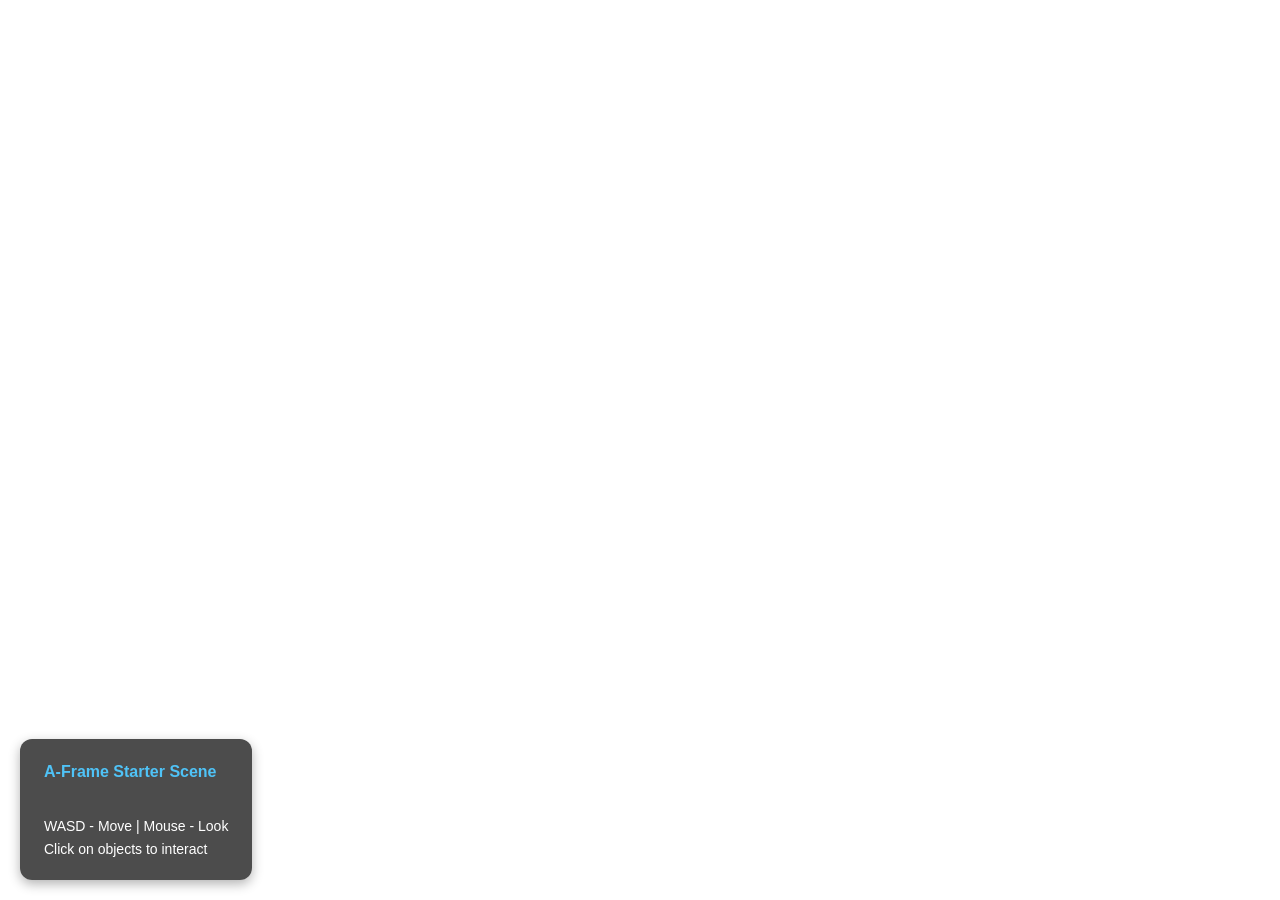
<file: .claude/skills/aframe-webxr/assets/starter_aframe/index.html>
<!DOCTYPE html>
<html>
  <head>
    <meta charset="utf-8">
    <title>A-Frame Starter Scene</title>
    <meta name="description" content="A-Frame VR/AR Starter Template">
    <meta name="viewport" content="width=device-width, initial-scale=1">
    <script src="https://aframe.io/releases/1.7.1/aframe.min.js"></script>
    <link rel="stylesheet" href="style.css">
  </head>
  <body>
    <a-scene>
      <!-- Assets -->
      <a-assets>
        <audio id="click-sound" src="https://cdn.aframe.io/360-image-gallery-boilerplate/audio/click.ogg"></audio>
      </a-assets>

      <!-- Environment -->
      <a-sky color="#87CEEB"></a-sky>
      <a-plane
        rotation="-90 0 0"
        width="20"
        height="20"
        color="#7BC8A4"
        shadow="receive: true">
      </a-plane>

      <!-- Lighting -->
      <a-entity light="type: ambient; color: #BBB; intensity: 0.6"></a-entity>
      <a-entity
        light="type: directional; color: #FFF; intensity: 0.5; castShadow: true"
        position="5 10 5">
      </a-entity>

      <!-- Interactive Objects -->
      <a-box
        id="box1"
        class="interactive"
        position="-1 0.5 -3"
        rotation="0 45 0"
        color="#4CC3D9"
        shadow="cast: true"
        animation="property: rotation; to: 0 405 0; loop: true; dur: 10000; easing: linear"
        event-set__mouseenter="scale: 1.2 1.2 1.2"
        event-set__mouseleave="scale: 1 1 1"
        sound="on: click; src: #click-sound">
      </a-box>

      <a-sphere
        id="sphere1"
        class="interactive"
        position="0 1.25 -5"
        radius="0.5"
        color="#EF2D5E"
        shadow="cast: true"
        animation__position="property: position; to: 0 2 -5; dir: alternate; loop: true; dur: 2000; easing: easeInOutQuad"
        event-set__click="color: orange"
        sound="on: click; src: #click-sound">
      </a-sphere>

      <a-cylinder
        id="cylinder1"
        class="interactive"
        position="1 0.75 -3"
        radius="0.3"
        height="1.5"
        color="#FFC65D"
        shadow="cast: true"
        event-set__mouseenter="color: yellow"
        event-set__mouseleave="color: #FFC65D"
        sound="on: click; src: #click-sound">
      </a-cylinder>

      <!-- Camera -->
      <a-camera position="0 1.6 0" look-controls wasd-controls>
        <a-cursor
          raycaster="objects: .interactive"
          fuse="false">
        </a-cursor>
      </a-camera>
    </a-scene>

    <!-- Info Panel -->
    <div id="info">
      <strong>A-Frame Starter Scene</strong><br>
      WASD - Move | Mouse - Look<br>
      Click on objects to interact
    </div>

    <script src="main.js"></script>
  </body>
</html>
</file>
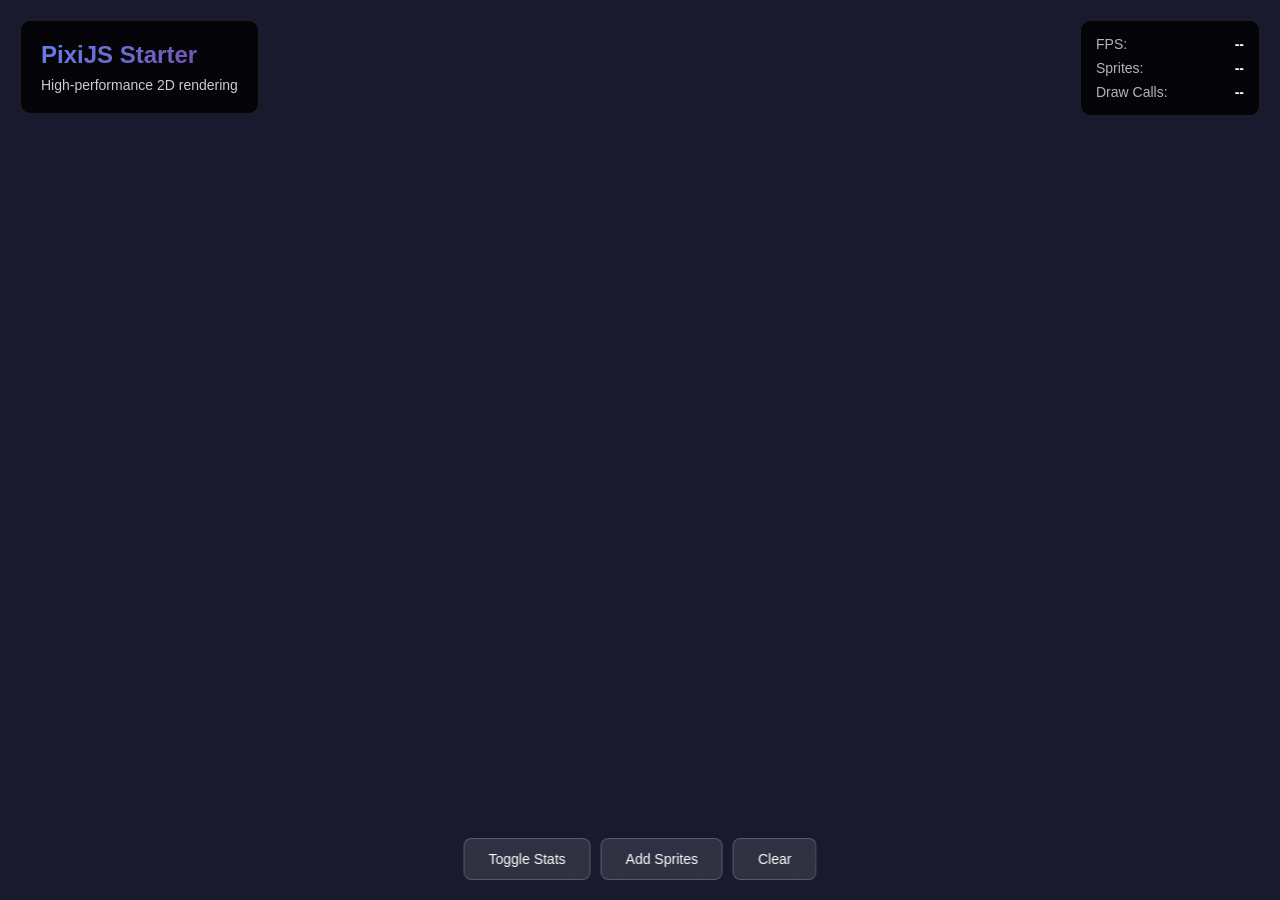
<file: .claude/skills/pixijs-2d/assets/starter_pixijs/index.html>
<!DOCTYPE html>
<html lang="en">
<head>
    <meta charset="UTF-8">
    <meta name="viewport" content="width=device-width, initial-scale=1.0">
    <title>PixiJS Starter</title>
    <link rel="stylesheet" href="styles.css">
</head>
<body>
    <!-- UI Overlay -->
    <div id="ui-overlay">
        <div id="info-panel">
            <h1>PixiJS Starter</h1>
            <p>High-performance 2D rendering</p>
        </div>

        <div id="stats-panel">
            <div class="stat">
                <span class="label">FPS:</span>
                <span id="fps">--</span>
            </div>
            <div class="stat">
                <span class="label">Sprites:</span>
                <span id="sprite-count">--</span>
            </div>
            <div class="stat">
                <span class="label">Draw Calls:</span>
                <span id="draw-calls">--</span>
            </div>
        </div>

        <div id="controls-panel">
            <button id="toggle-stats">Toggle Stats</button>
            <button id="add-sprites">Add Sprites</button>
            <button id="clear-sprites">Clear</button>
        </div>
    </div>

    <!-- PixiJS CDN -->
    <script src="https://pixijs.download/release/pixi.js"></script>
    <script src="main.js"></script>
</body>
</html>
</file>
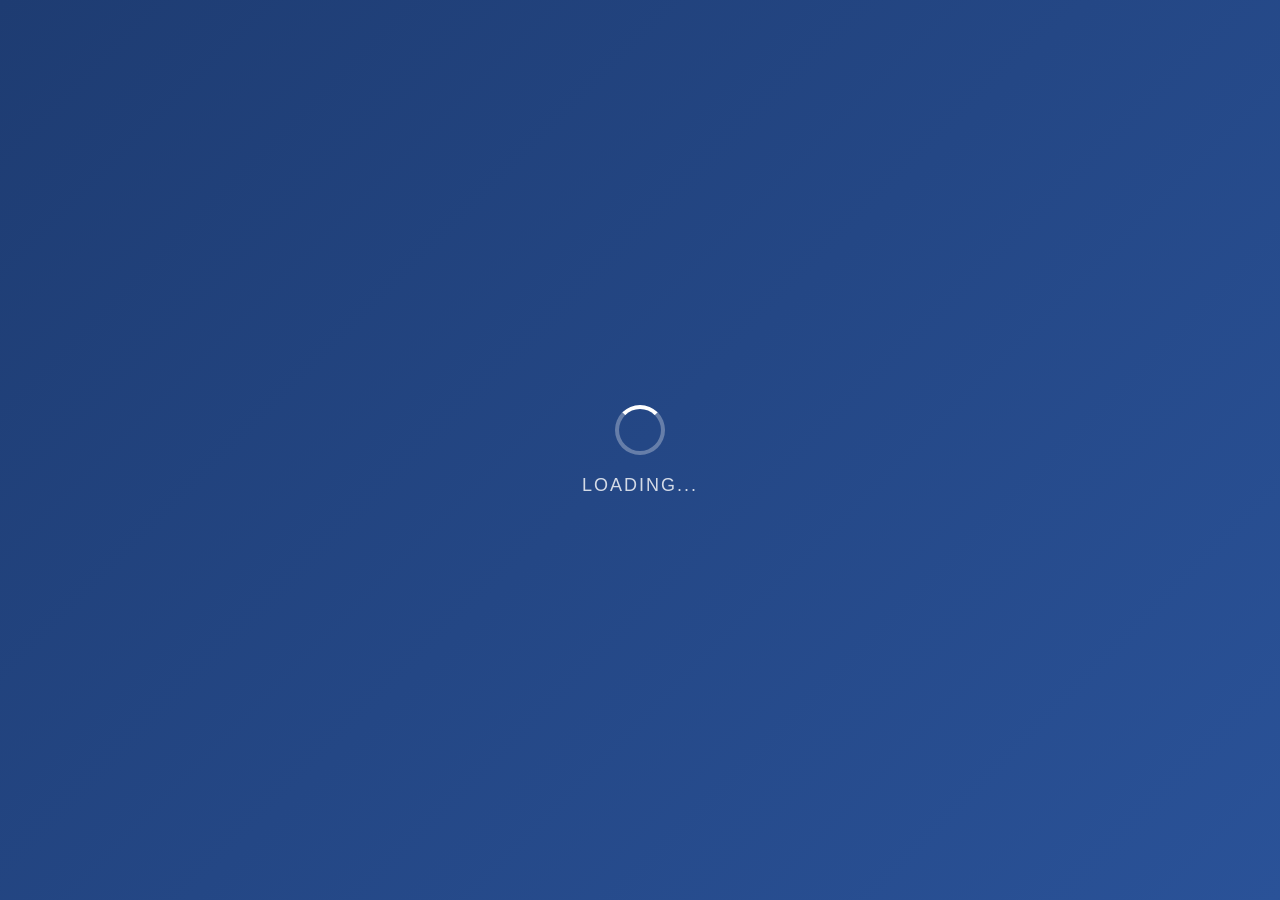
<file: .claude/skills/playcanvas-engine/assets/starter_playcanvas/index.html>
<!DOCTYPE html>
<html lang="en">
<head>
    <meta charset="UTF-8">
    <meta name="viewport" content="width=device-width, initial-scale=1.0, maximum-scale=1.0, user-scalable=no">
    <title>PlayCanvas Starter Project</title>
    <link rel="stylesheet" href="styles.css">

    <!-- PlayCanvas Engine -->
    <script src="https://code.playcanvas.com/playcanvas-stable.min.js"></script>
</head>
<body>
    <!-- Canvas Container -->
    <div id="app">
        <canvas id="application-canvas"></canvas>

        <!-- Loading Screen -->
        <div id="loading-screen">
            <div class="spinner"></div>
            <p>Loading...</p>
        </div>

        <!-- UI Overlay -->
        <div id="ui-overlay">
            <div id="info-panel">
                <h1>PlayCanvas Starter</h1>
                <p>Use mouse to rotate camera • Scroll to zoom</p>
            </div>

            <div id="stats-panel">
                <div class="stat">
                    <span class="label">FPS:</span>
                    <span id="fps">--</span>
                </div>
                <div class="stat">
                    <span class="label">Draw Calls:</span>
                    <span id="draw-calls">--</span>
                </div>
                <div class="stat">
                    <span class="label">Triangles:</span>
                    <span id="triangles">--</span>
                </div>
            </div>

            <div id="controls-panel">
                <button id="toggle-stats">Toggle Stats</button>
                <button id="toggle-wireframe">Wireframe</button>
                <button id="reset-camera">Reset Camera</button>
            </div>
        </div>
    </div>

    <!-- Application Scripts -->
    <script src="scripts/input-manager.js"></script>
    <script src="scripts/camera-controller.js"></script>
    <script src="scripts/app.js"></script>

    <script>
        // Initialize application when DOM is ready
        window.addEventListener('DOMContentLoaded', () => {
            initApp();
        });
    </script>
</body>
</html>
</file>
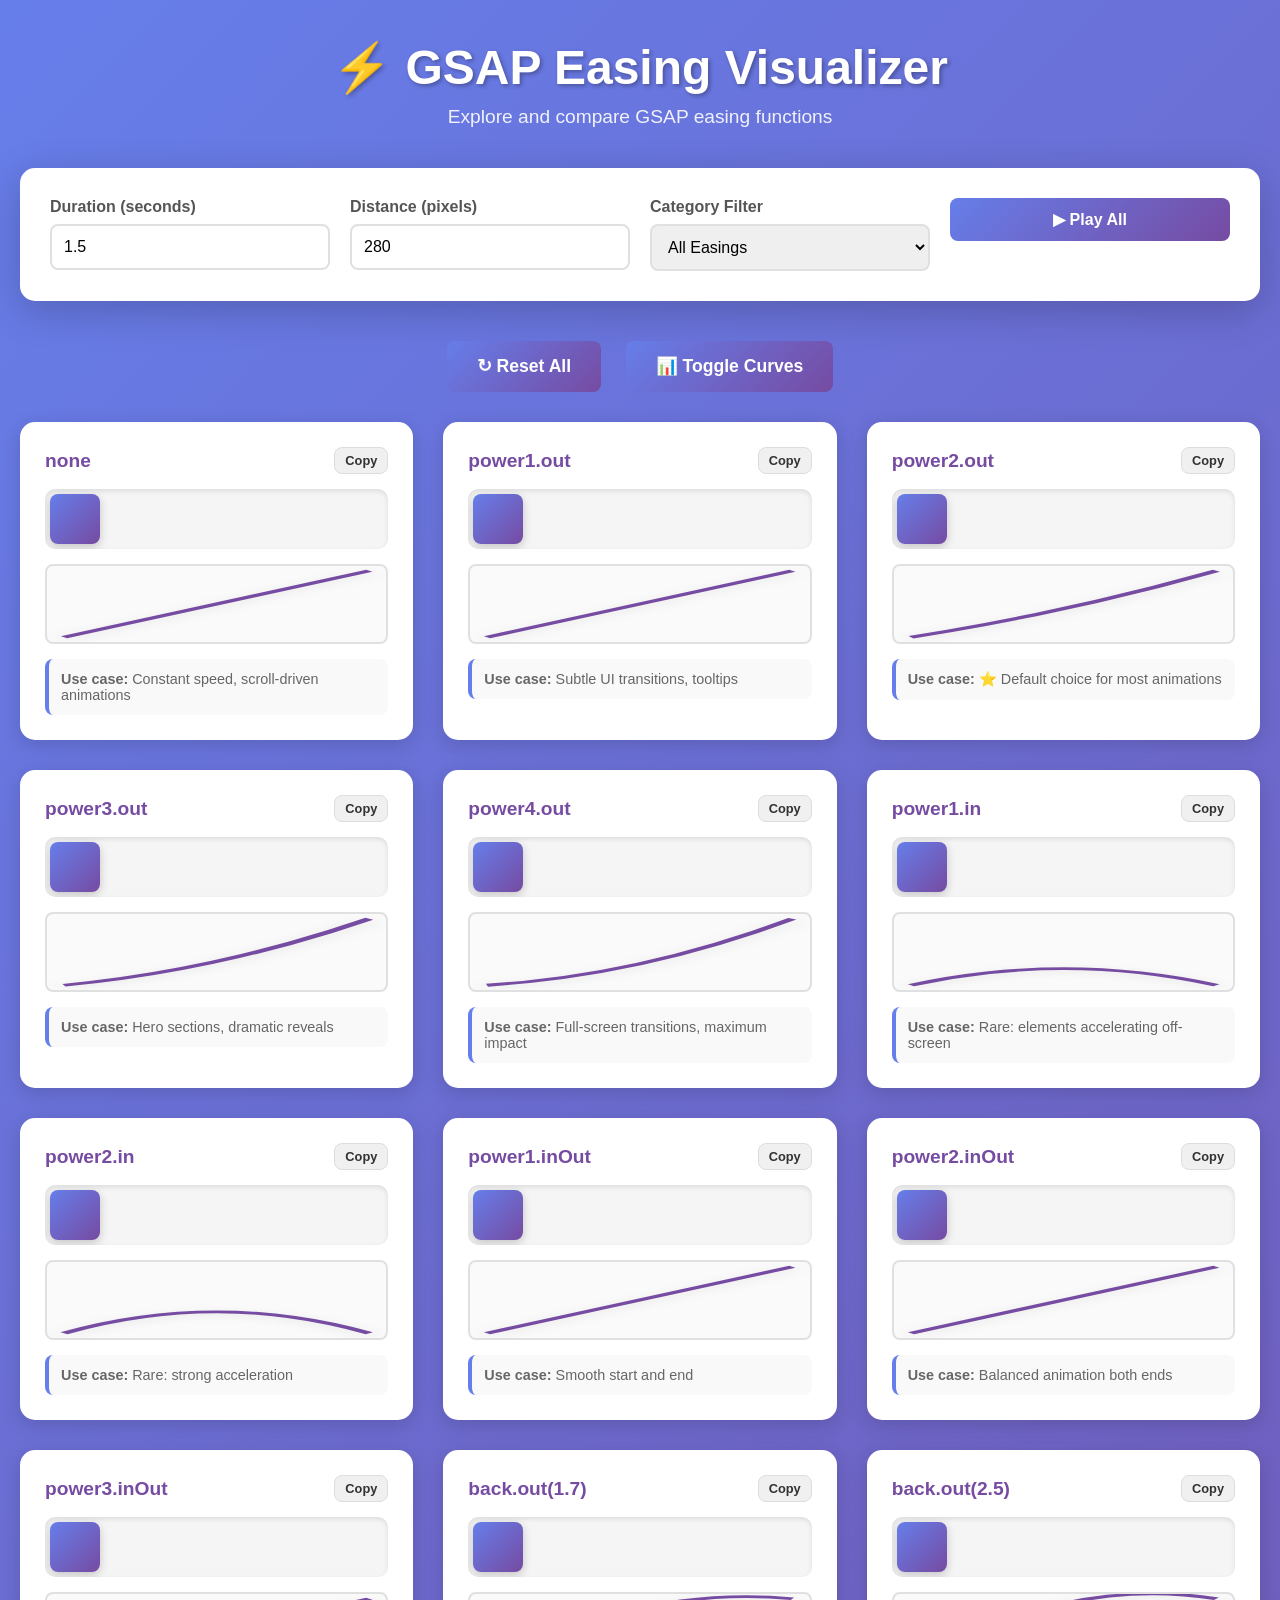
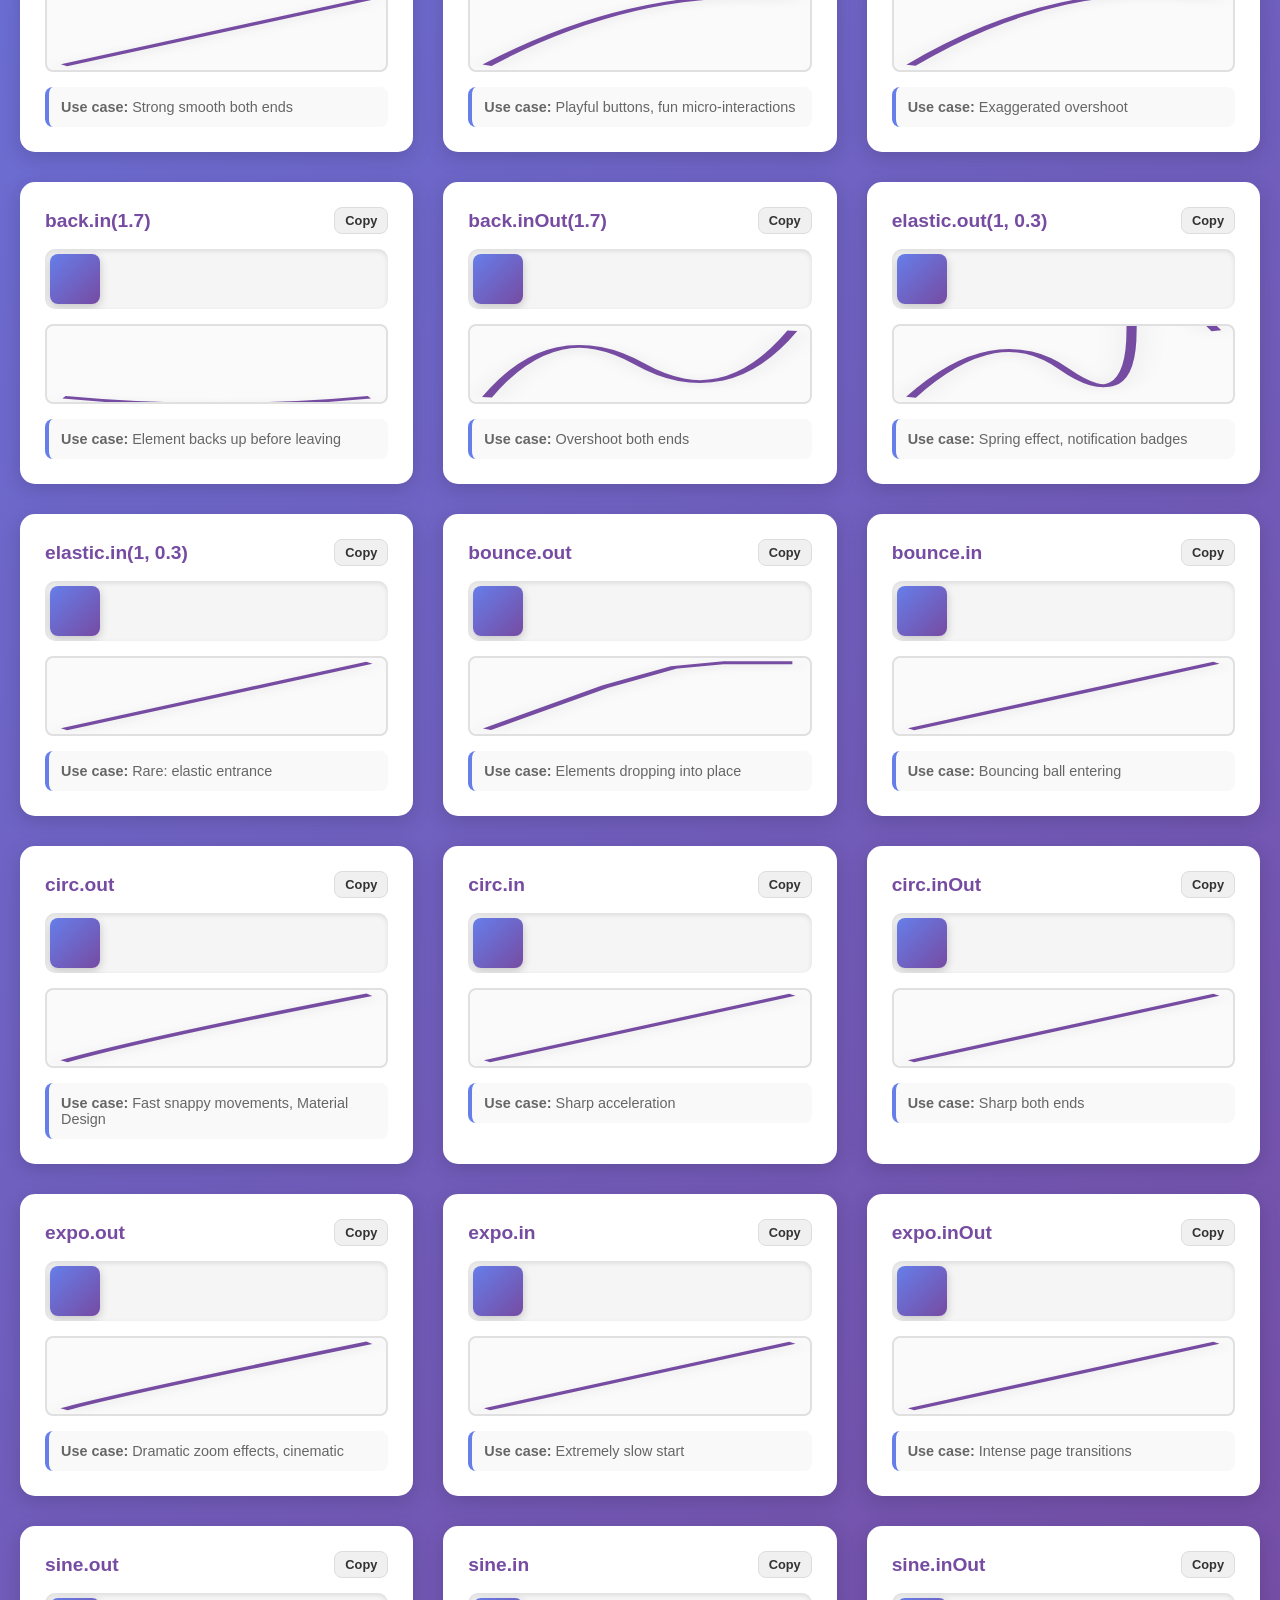
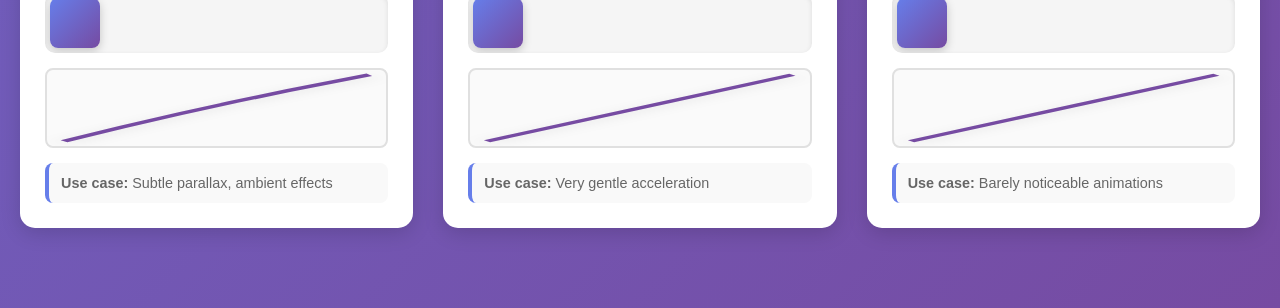
<file: .claude/skills/gsap-scrolltrigger/assets/easings/easing_visualizer.html>
<!DOCTYPE html>
<html lang="en">
<head>
  <meta charset="UTF-8">
  <meta name="viewport" content="width=device-width, initial-scale=1.0">
  <title>GSAP Easing Visualizer</title>
  <script src="https://cdn.jsdelivr.net/npm/gsap@3/dist/gsap.min.js"></script>
  <style>
    * {
      margin: 0;
      padding: 0;
      box-sizing: border-box;
    }

    body {
      font-family: 'Segoe UI', Tahoma, Geneva, Verdana, sans-serif;
      background: linear-gradient(135deg, #667eea 0%, #764ba2 100%);
      min-height: 100vh;
      padding: 40px 20px;
      color: #333;
    }

    .container {
      max-width: 1400px;
      margin: 0 auto;
    }

    header {
      text-align: center;
      margin-bottom: 40px;
      color: white;
    }

    h1 {
      font-size: 3rem;
      margin-bottom: 10px;
      text-shadow: 2px 2px 4px rgba(0,0,0,0.3);
    }

    .subtitle {
      font-size: 1.2rem;
      opacity: 0.9;
    }

    .controls {
      background: white;
      padding: 30px;
      border-radius: 15px;
      box-shadow: 0 10px 40px rgba(0,0,0,0.2);
      margin-bottom: 40px;
      display: grid;
      grid-template-columns: repeat(auto-fit, minmax(200px, 1fr));
      gap: 20px;
    }

    .control-group {
      display: flex;
      flex-direction: column;
    }

    label {
      font-weight: 600;
      margin-bottom: 8px;
      color: #555;
    }

    input, select, button {
      padding: 12px;
      border: 2px solid #e0e0e0;
      border-radius: 8px;
      font-size: 1rem;
      font-family: inherit;
      transition: border-color 0.3s;
    }

    input:focus, select:focus {
      outline: none;
      border-color: #667eea;
    }

    button {
      background: linear-gradient(135deg, #667eea 0%, #764ba2 100%);
      color: white;
      border: none;
      cursor: pointer;
      font-weight: 600;
      transition: transform 0.2s, box-shadow 0.2s;
    }

    button:hover {
      transform: translateY(-2px);
      box-shadow: 0 5px 20px rgba(102, 126, 234, 0.4);
    }

    button:active {
      transform: translateY(0);
    }

    .easing-grid {
      display: grid;
      grid-template-columns: repeat(auto-fit, minmax(350px, 1fr));
      gap: 30px;
      margin-bottom: 40px;
    }

    .easing-card {
      background: white;
      padding: 25px;
      border-radius: 15px;
      box-shadow: 0 5px 20px rgba(0,0,0,0.15);
      transition: transform 0.3s, box-shadow 0.3s;
    }

    .easing-card:hover {
      transform: translateY(-5px);
      box-shadow: 0 10px 30px rgba(0,0,0,0.25);
    }

    .easing-name {
      font-size: 1.2rem;
      font-weight: 600;
      margin-bottom: 15px;
      color: #764ba2;
      display: flex;
      justify-content: space-between;
      align-items: center;
    }

    .copy-btn {
      padding: 5px 10px;
      font-size: 0.8rem;
      background: #f0f0f0;
      color: #333;
      border: 1px solid #ddd;
      cursor: pointer;
      transition: background 0.2s;
    }

    .copy-btn:hover {
      background: #e0e0e0;
    }

    .track {
      width: 100%;
      height: 60px;
      background: #f5f5f5;
      border-radius: 10px;
      margin-bottom: 15px;
      position: relative;
      overflow: hidden;
      box-shadow: inset 0 2px 5px rgba(0,0,0,0.1);
    }

    .box {
      width: 50px;
      height: 50px;
      background: linear-gradient(135deg, #667eea 0%, #764ba2 100%);
      border-radius: 8px;
      position: absolute;
      left: 5px;
      top: 5px;
      box-shadow: 0 3px 10px rgba(0,0,0,0.2);
    }

    .curve-preview {
      width: 100%;
      height: 80px;
      background: #fafafa;
      border-radius: 8px;
      position: relative;
      border: 2px solid #e0e0e0;
    }

    .curve-line {
      stroke: #764ba2;
      stroke-width: 3;
      fill: none;
      filter: drop-shadow(0 2px 4px rgba(0,0,0,0.1));
    }

    .use-case {
      margin-top: 15px;
      padding: 12px;
      background: #f9f9f9;
      border-radius: 8px;
      font-size: 0.9rem;
      color: #666;
      border-left: 4px solid #667eea;
    }

    .action-bar {
      text-align: center;
      margin-bottom: 30px;
    }

    .action-bar button {
      margin: 0 10px;
      padding: 15px 30px;
      font-size: 1.1rem;
    }

    .comparison-mode {
      display: grid;
      grid-template-columns: repeat(auto-fit, minmax(300px, 1fr));
      gap: 20px;
      margin-top: 30px;
    }

    .comparison-card {
      background: white;
      padding: 20px;
      border-radius: 12px;
      box-shadow: 0 5px 15px rgba(0,0,0,0.15);
    }

    @media (max-width: 768px) {
      h1 {
        font-size: 2rem;
      }

      .controls {
        grid-template-columns: 1fr;
      }

      .easing-grid {
        grid-template-columns: 1fr;
      }
    }

    .copied-toast {
      position: fixed;
      bottom: 30px;
      right: 30px;
      background: #4caf50;
      color: white;
      padding: 15px 25px;
      border-radius: 8px;
      box-shadow: 0 5px 20px rgba(0,0,0,0.3);
      opacity: 0;
      transform: translateY(20px);
      transition: opacity 0.3s, transform 0.3s;
      pointer-events: none;
      z-index: 1000;
    }

    .copied-toast.show {
      opacity: 1;
      transform: translateY(0);
    }
  </style>
</head>
<body>
  <div class="container">
    <header>
      <h1>⚡ GSAP Easing Visualizer</h1>
      <p class="subtitle">Explore and compare GSAP easing functions</p>
    </header>

    <div class="controls">
      <div class="control-group">
        <label for="duration">Duration (seconds)</label>
        <input type="number" id="duration" value="1.5" step="0.1" min="0.1" max="5">
      </div>

      <div class="control-group">
        <label for="distance">Distance (pixels)</label>
        <input type="number" id="distance" value="280" step="10" min="50" max="500">
      </div>

      <div class="control-group">
        <label for="category">Category Filter</label>
        <select id="category">
          <option value="all">All Easings</option>
          <option value="power">Power (Most Common)</option>
          <option value="special">Special (Back, Elastic, Bounce)</option>
          <option value="other">Other (Circ, Expo, Sine)</option>
        </select>
      </div>

      <div class="control-group">
        <button id="play-all">▶ Play All</button>
      </div>
    </div>

    <div class="action-bar">
      <button id="reset-all">↻ Reset All</button>
      <button id="toggle-curves">📊 Toggle Curves</button>
    </div>

    <div id="easing-container" class="easing-grid"></div>

    <div class="copied-toast" id="toast">Copied to clipboard!</div>
  </div>

  <script>
    // Easing functions with metadata
    const easings = [
      // Power easings
      { name: "none", category: "power", useCase: "Constant speed, scroll-driven animations" },
      { name: "power1.out", category: "power", useCase: "Subtle UI transitions, tooltips" },
      { name: "power2.out", category: "power", useCase: "⭐ Default choice for most animations" },
      { name: "power3.out", category: "power", useCase: "Hero sections, dramatic reveals" },
      { name: "power4.out", category: "power", useCase: "Full-screen transitions, maximum impact" },
      { name: "power1.in", category: "power", useCase: "Rare: elements accelerating off-screen" },
      { name: "power2.in", category: "power", useCase: "Rare: strong acceleration" },
      { name: "power1.inOut", category: "power", useCase: "Smooth start and end" },
      { name: "power2.inOut", category: "power", useCase: "Balanced animation both ends" },
      { name: "power3.inOut", category: "power", useCase: "Strong smooth both ends" },

      // Special easings
      { name: "back.out(1.7)", category: "special", useCase: "Playful buttons, fun micro-interactions" },
      { name: "back.out(2.5)", category: "special", useCase: "Exaggerated overshoot" },
      { name: "back.in(1.7)", category: "special", useCase: "Element backs up before leaving" },
      { name: "back.inOut(1.7)", category: "special", useCase: "Overshoot both ends" },
      { name: "elastic.out(1, 0.3)", category: "special", useCase: "Spring effect, notification badges" },
      { name: "elastic.in(1, 0.3)", category: "special", useCase: "Rare: elastic entrance" },
      { name: "bounce.out", category: "special", useCase: "Elements dropping into place" },
      { name: "bounce.in", category: "special", useCase: "Bouncing ball entering" },

      // Other easings
      { name: "circ.out", category: "other", useCase: "Fast snappy movements, Material Design" },
      { name: "circ.in", category: "other", useCase: "Sharp acceleration" },
      { name: "circ.inOut", category: "other", useCase: "Sharp both ends" },
      { name: "expo.out", category: "other", useCase: "Dramatic zoom effects, cinematic" },
      { name: "expo.in", category: "other", useCase: "Extremely slow start" },
      { name: "expo.inOut", category: "other", useCase: "Intense page transitions" },
      { name: "sine.out", category: "other", useCase: "Subtle parallax, ambient effects" },
      { name: "sine.in", category: "other", useCase: "Very gentle acceleration" },
      { name: "sine.inOut", category: "other", useCase: "Barely noticeable animations" },
    ];

    let duration = 1.5;
    let distance = 280;
    let showCurves = true;

    const container = document.getElementById('easing-container');
    const durationInput = document.getElementById('duration');
    const distanceInput = document.getElementById('distance');
    const categorySelect = document.getElementById('category');
    const playAllBtn = document.getElementById('play-all');
    const resetAllBtn = document.getElementById('reset-all');
    const toggleCurvesBtn = document.getElementById('toggle-curves');
    const toast = document.getElementById('toast');

    // Generate easing cards
    function renderEasings() {
      const category = categorySelect.value;
      const filtered = easings.filter(e =>
        category === 'all' || e.category === category
      );

      container.innerHTML = '';

      filtered.forEach((easing, index) => {
        const card = document.createElement('div');
        card.className = 'easing-card';
        card.innerHTML = `
          <div class="easing-name">
            <span>${easing.name}</span>
            <button class="copy-btn" data-ease="${easing.name}">Copy</button>
          </div>
          <div class="track" data-index="${index}">
            <div class="box"></div>
          </div>
          <div class="curve-preview" style="${showCurves ? '' : 'display: none;'}">
            <svg width="100%" height="100%" viewBox="0 0 100 80" preserveAspectRatio="none">
              <path class="curve-line" d="M 5 75 ${generateCurvePath(easing.name)}" />
            </svg>
          </div>
          <div class="use-case">
            <strong>Use case:</strong> ${easing.useCase}
          </div>
        `;

        container.appendChild(card);

        // Add copy functionality
        card.querySelector('.copy-btn').addEventListener('click', () => {
          copyToClipboard(easing.name);
        });

        // Add click to animate
        card.querySelector('.track').addEventListener('click', () => {
          animateBox(index, easing.name);
        });
      });
    }

    // Generate approximate curve path for visualization
    function generateCurvePath(easeName) {
      // Simplified curve representations
      const curves = {
        "none": "L 95 5",
        "power1.out": "Q 50 40, 95 5",
        "power2.out": "Q 50 50, 95 5",
        "power3.out": "Q 50 60, 95 5",
        "power4.out": "Q 50 65, 95 5",
        "power1.in": "Q 50 40, 95 75",
        "power2.in": "Q 50 30, 95 75",
        "back.out(1.7)": "Q 50 -10, 95 5",
        "back.out(2.5)": "Q 50 -20, 95 5",
        "back.in(1.7)": "Q 50 90, 95 75",
        "back.inOut(1.7)": "Q 25 -10, 50 40 T 95 5",
        "elastic.out(1, 0.3)": "Q 30 -5, 50 45 T 70 5 T 95 5",
        "bounce.out": "L 40 30 L 60 10 L 75 5 L 95 5",
        "circ.out": "Q 30 50, 95 5",
        "expo.out": "Q 20 60, 95 5",
        "sine.out": "Q 50 35, 95 5",
      };

      return curves[easeName] || "L 95 5";
    }

    // Animate individual box
    function animateBox(index, easeName) {
      const track = document.querySelector(`.track[data-index="${index}"]`);
      const box = track.querySelector('.box');

      gsap.fromTo(box,
        { x: 0 },
        {
          x: distance,
          duration: duration,
          ease: easeName,
          onComplete: () => {
            gsap.to(box, { x: 0, duration: 0.3, ease: "power1.in" });
          }
        }
      );
    }

    // Play all animations
    function playAll() {
      const tracks = document.querySelectorAll('.track');
      tracks.forEach((track, index) => {
        const box = track.querySelector('.box');
        const easeName = easings[index].name;

        gsap.fromTo(box,
          { x: 0 },
          {
            x: distance,
            duration: duration,
            ease: easeName,
            delay: index * 0.05,
            onComplete: () => {
              gsap.to(box, { x: 0, duration: 0.3, ease: "power1.in" });
            }
          }
        );
      });
    }

    // Reset all animations
    function resetAll() {
      const boxes = document.querySelectorAll('.box');
      gsap.killTweensOf(boxes);
      gsap.set(boxes, { x: 0 });
    }

    // Copy to clipboard
    function copyToClipboard(text) {
      navigator.clipboard.writeText(`ease: "${text}"`).then(() => {
        showToast();
      });
    }

    function showToast() {
      toast.classList.add('show');
      setTimeout(() => {
        toast.classList.remove('show');
      }, 2000);
    }

    // Event listeners
    durationInput.addEventListener('input', (e) => {
      duration = parseFloat(e.target.value);
    });

    distanceInput.addEventListener('input', (e) => {
      distance = parseInt(e.target.value);
    });

    categorySelect.addEventListener('change', renderEasings);

    playAllBtn.addEventListener('click', playAll);
    resetAllBtn.addEventListener('click', resetAll);

    toggleCurvesBtn.addEventListener('click', () => {
      showCurves = !showCurves;
      renderEasings();
    });

    // Initial render
    renderEasings();
  </script>
</body>
</html>
</file>
<file: .claude/skills/aframe-webxr/assets/starter_aframe/style.css>
* {
  margin: 0;
  padding: 0;
  box-sizing: border-box;
}

html, body {
  width: 100%;
  height: 100%;
  overflow: hidden;
  font-family: -apple-system, BlinkMacSystemFont, 'Segoe UI', Roboto, Oxygen, Ubuntu, Cantarell, sans-serif;
}

#info {
  position: absolute;
  bottom: 20px;
  left: 20px;
  background: rgba(0, 0, 0, 0.7);
  backdrop-filter: blur(10px);
  color: white;
  padding: 20px 24px;
  border-radius: 12px;
  max-width: 300px;
  font-size: 14px;
  line-height: 1.6;
  box-shadow: 0 4px 12px rgba(0, 0, 0, 0.3);
  z-index: 1000;
}

#info strong {
  font-size: 16px;
  font-weight: 600;
  display: block;
  margin-bottom: 8px;
  color: #4FC3F7;
}

@media (max-width: 768px) {
  #info {
    bottom: 10px;
    left: 10px;
    right: 10px;
    max-width: none;
    padding: 16px 20px;
    font-size: 13px;
  }

  #info strong {
    font-size: 15px;
  }
}
</file>
<file: .claude/skills/pixijs-2d/assets/starter_pixijs/styles.css>
/* Reset and Base Styles */
* {
    margin: 0;
    padding: 0;
    box-sizing: border-box;
}

html, body {
    width: 100%;
    height: 100%;
    overflow: hidden;
    font-family: -apple-system, BlinkMacSystemFont, 'Segoe UI', Roboto, Oxygen, Ubuntu, Cantarell, sans-serif;
    background: #1a1a2e;
    color: #fff;
}

/* Canvas Styles */
canvas {
    display: block;
    width: 100%;
    height: 100%;
}

/* UI Overlay */
#ui-overlay {
    position: absolute;
    top: 0;
    left: 0;
    width: 100%;
    height: 100%;
    pointer-events: none;
    z-index: 10;
}

#ui-overlay > * {
    pointer-events: auto;
}

/* Info Panel */
#info-panel {
    position: absolute;
    top: 20px;
    left: 20px;
    background: rgba(0, 0, 0, 0.8);
    backdrop-filter: blur(10px);
    padding: 20px;
    border-radius: 10px;
    border: 1px solid rgba(255, 255, 255, 0.1);
}

#info-panel h1 {
    font-size: 24px;
    font-weight: 600;
    margin-bottom: 8px;
    background: linear-gradient(135deg, #667eea 0%, #764ba2 100%);
    -webkit-background-clip: text;
    -webkit-text-fill-color: transparent;
    background-clip: text;
}

#info-panel p {
    font-size: 14px;
    opacity: 0.8;
}

/* Stats Panel */
#stats-panel {
    position: absolute;
    top: 20px;
    right: 20px;
    background: rgba(0, 0, 0, 0.8);
    backdrop-filter: blur(10px);
    padding: 15px;
    border-radius: 10px;
    border: 1px solid rgba(255, 255, 255, 0.1);
    min-width: 180px;
}

#stats-panel.hidden {
    display: none;
}

.stat {
    display: flex;
    justify-content: space-between;
    align-items: center;
    margin-bottom: 8px;
    font-size: 14px;
}

.stat:last-child {
    margin-bottom: 0;
}

.stat .label {
    opacity: 0.7;
    margin-right: 15px;
}

.stat span:last-child {
    font-weight: 600;
    font-variant-numeric: tabular-nums;
}

/* Controls Panel */
#controls-panel {
    position: absolute;
    bottom: 20px;
    left: 50%;
    transform: translateX(-50%);
    display: flex;
    gap: 10px;
}

button {
    background: rgba(255, 255, 255, 0.1);
    backdrop-filter: blur(10px);
    border: 1px solid rgba(255, 255, 255, 0.2);
    color: #fff;
    padding: 12px 24px;
    border-radius: 8px;
    font-size: 14px;
    font-weight: 500;
    cursor: pointer;
    transition: all 0.3s ease;
}

button:hover {
    background: rgba(255, 255, 255, 0.2);
    border-color: rgba(255, 255, 255, 0.3);
    transform: translateY(-2px);
}

button:active {
    transform: translateY(0);
}

/* Mobile Responsive */
@media (max-width: 768px) {
    #info-panel {
        top: 10px;
        left: 10px;
        padding: 15px;
    }

    #info-panel h1 {
        font-size: 20px;
    }

    #info-panel p {
        font-size: 12px;
    }

    #stats-panel {
        top: 10px;
        right: 10px;
        padding: 10px;
        min-width: 150px;
    }

    .stat {
        font-size: 12px;
    }

    #controls-panel {
        bottom: 10px;
        flex-direction: column;
        gap: 8px;
    }

    button {
        padding: 10px 20px;
        font-size: 13px;
    }
}
</file>
<file: .claude/skills/playcanvas-engine/assets/starter_playcanvas/styles.css>
/* Reset and Base Styles */
* {
    margin: 0;
    padding: 0;
    box-sizing: border-box;
}

html, body {
    width: 100%;
    height: 100%;
    overflow: hidden;
    font-family: -apple-system, BlinkMacSystemFont, 'Segoe UI', Roboto, Oxygen, Ubuntu, Cantarell, sans-serif;
    background: #000;
    color: #fff;
}

/* App Container */
#app {
    position: relative;
    width: 100%;
    height: 100%;
}

/* Canvas */
#application-canvas {
    display: block;
    width: 100%;
    height: 100%;
    touch-action: none;
}

/* Loading Screen */
#loading-screen {
    position: absolute;
    top: 0;
    left: 0;
    width: 100%;
    height: 100%;
    display: flex;
    flex-direction: column;
    align-items: center;
    justify-content: center;
    background: linear-gradient(135deg, #1e3c72 0%, #2a5298 100%);
    z-index: 1000;
    transition: opacity 0.5s ease;
}

#loading-screen.hidden {
    opacity: 0;
    pointer-events: none;
}

.spinner {
    width: 50px;
    height: 50px;
    border: 4px solid rgba(255, 255, 255, 0.3);
    border-top-color: #fff;
    border-radius: 50%;
    animation: spin 1s linear infinite;
}

@keyframes spin {
    to { transform: rotate(360deg); }
}

#loading-screen p {
    margin-top: 20px;
    font-size: 18px;
    letter-spacing: 2px;
    text-transform: uppercase;
    opacity: 0.8;
}

/* UI Overlay */
#ui-overlay {
    position: absolute;
    top: 0;
    left: 0;
    width: 100%;
    height: 100%;
    pointer-events: none;
    z-index: 10;
}

#ui-overlay > * {
    pointer-events: auto;
}

/* Info Panel */
#info-panel {
    position: absolute;
    top: 20px;
    left: 20px;
    background: rgba(0, 0, 0, 0.7);
    backdrop-filter: blur(10px);
    padding: 20px;
    border-radius: 10px;
    border: 1px solid rgba(255, 255, 255, 0.1);
}

#info-panel h1 {
    font-size: 24px;
    font-weight: 600;
    margin-bottom: 8px;
    background: linear-gradient(135deg, #667eea 0%, #764ba2 100%);
    -webkit-background-clip: text;
    -webkit-text-fill-color: transparent;
    background-clip: text;
}

#info-panel p {
    font-size: 14px;
    opacity: 0.8;
    line-height: 1.5;
}

/* Stats Panel */
#stats-panel {
    position: absolute;
    top: 20px;
    right: 20px;
    background: rgba(0, 0, 0, 0.7);
    backdrop-filter: blur(10px);
    padding: 15px;
    border-radius: 10px;
    border: 1px solid rgba(255, 255, 255, 0.1);
    min-width: 180px;
}

#stats-panel.hidden {
    display: none;
}

.stat {
    display: flex;
    justify-content: space-between;
    align-items: center;
    margin-bottom: 8px;
    font-size: 14px;
}

.stat:last-child {
    margin-bottom: 0;
}

.stat .label {
    opacity: 0.7;
    margin-right: 15px;
}

.stat span:last-child {
    font-weight: 600;
    font-variant-numeric: tabular-nums;
}

/* Controls Panel */
#controls-panel {
    position: absolute;
    bottom: 20px;
    left: 50%;
    transform: translateX(-50%);
    display: flex;
    gap: 10px;
}

button {
    background: rgba(255, 255, 255, 0.1);
    backdrop-filter: blur(10px);
    border: 1px solid rgba(255, 255, 255, 0.2);
    color: #fff;
    padding: 12px 24px;
    border-radius: 8px;
    font-size: 14px;
    font-weight: 500;
    cursor: pointer;
    transition: all 0.3s ease;
}

button:hover {
    background: rgba(255, 255, 255, 0.2);
    border-color: rgba(255, 255, 255, 0.3);
    transform: translateY(-2px);
}

button:active {
    transform: translateY(0);
}

/* Mobile Responsive */
@media (max-width: 768px) {
    #info-panel {
        top: 10px;
        left: 10px;
        padding: 15px;
    }

    #info-panel h1 {
        font-size: 20px;
    }

    #info-panel p {
        font-size: 12px;
    }

    #stats-panel {
        top: 10px;
        right: 10px;
        padding: 10px;
        min-width: 150px;
        font-size: 12px;
    }

    #controls-panel {
        bottom: 10px;
        flex-direction: column;
        gap: 8px;
    }

    button {
        padding: 10px 20px;
        font-size: 13px;
    }
}

/* Performance Indicator */
.performance-warning {
    position: absolute;
    top: 50%;
    left: 50%;
    transform: translate(-50%, -50%);
    background: rgba(255, 100, 100, 0.9);
    padding: 20px;
    border-radius: 10px;
    text-align: center;
    z-index: 100;
}

.performance-warning.hidden {
    display: none;
}
</file>
